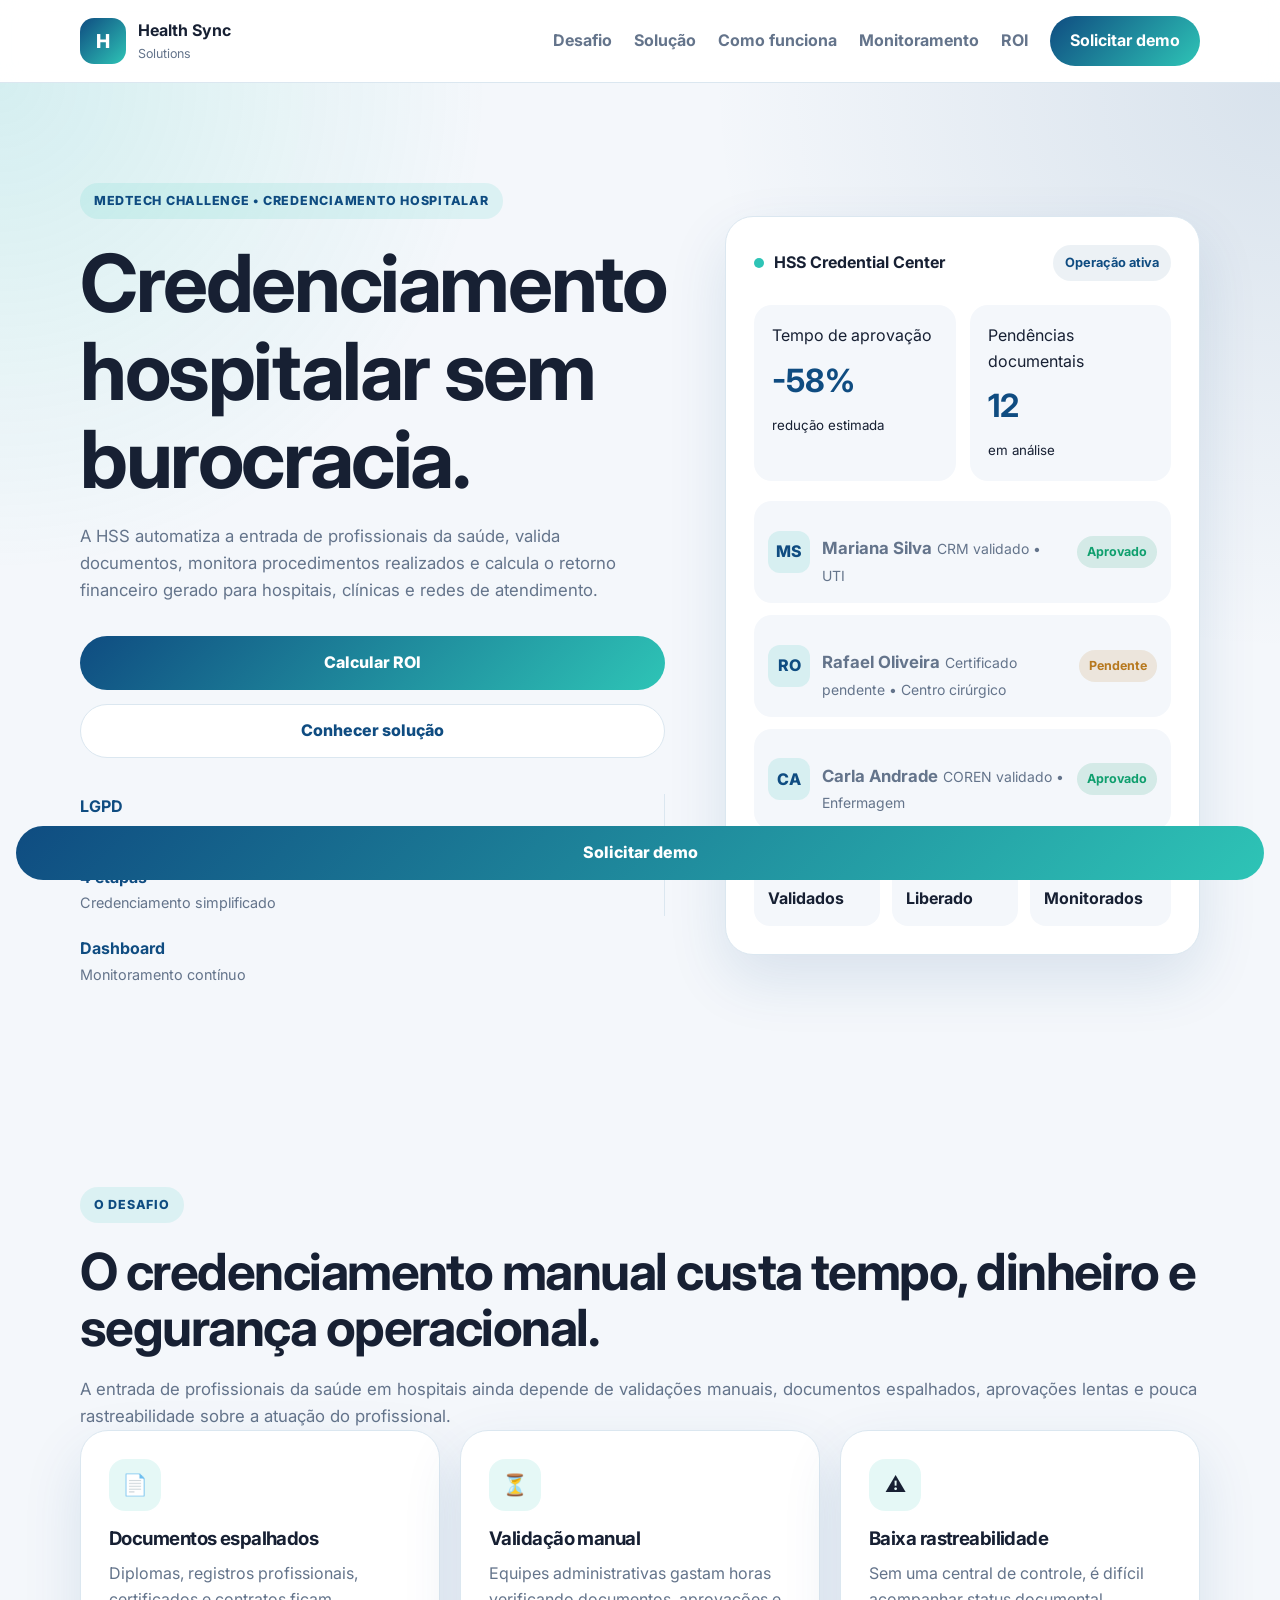
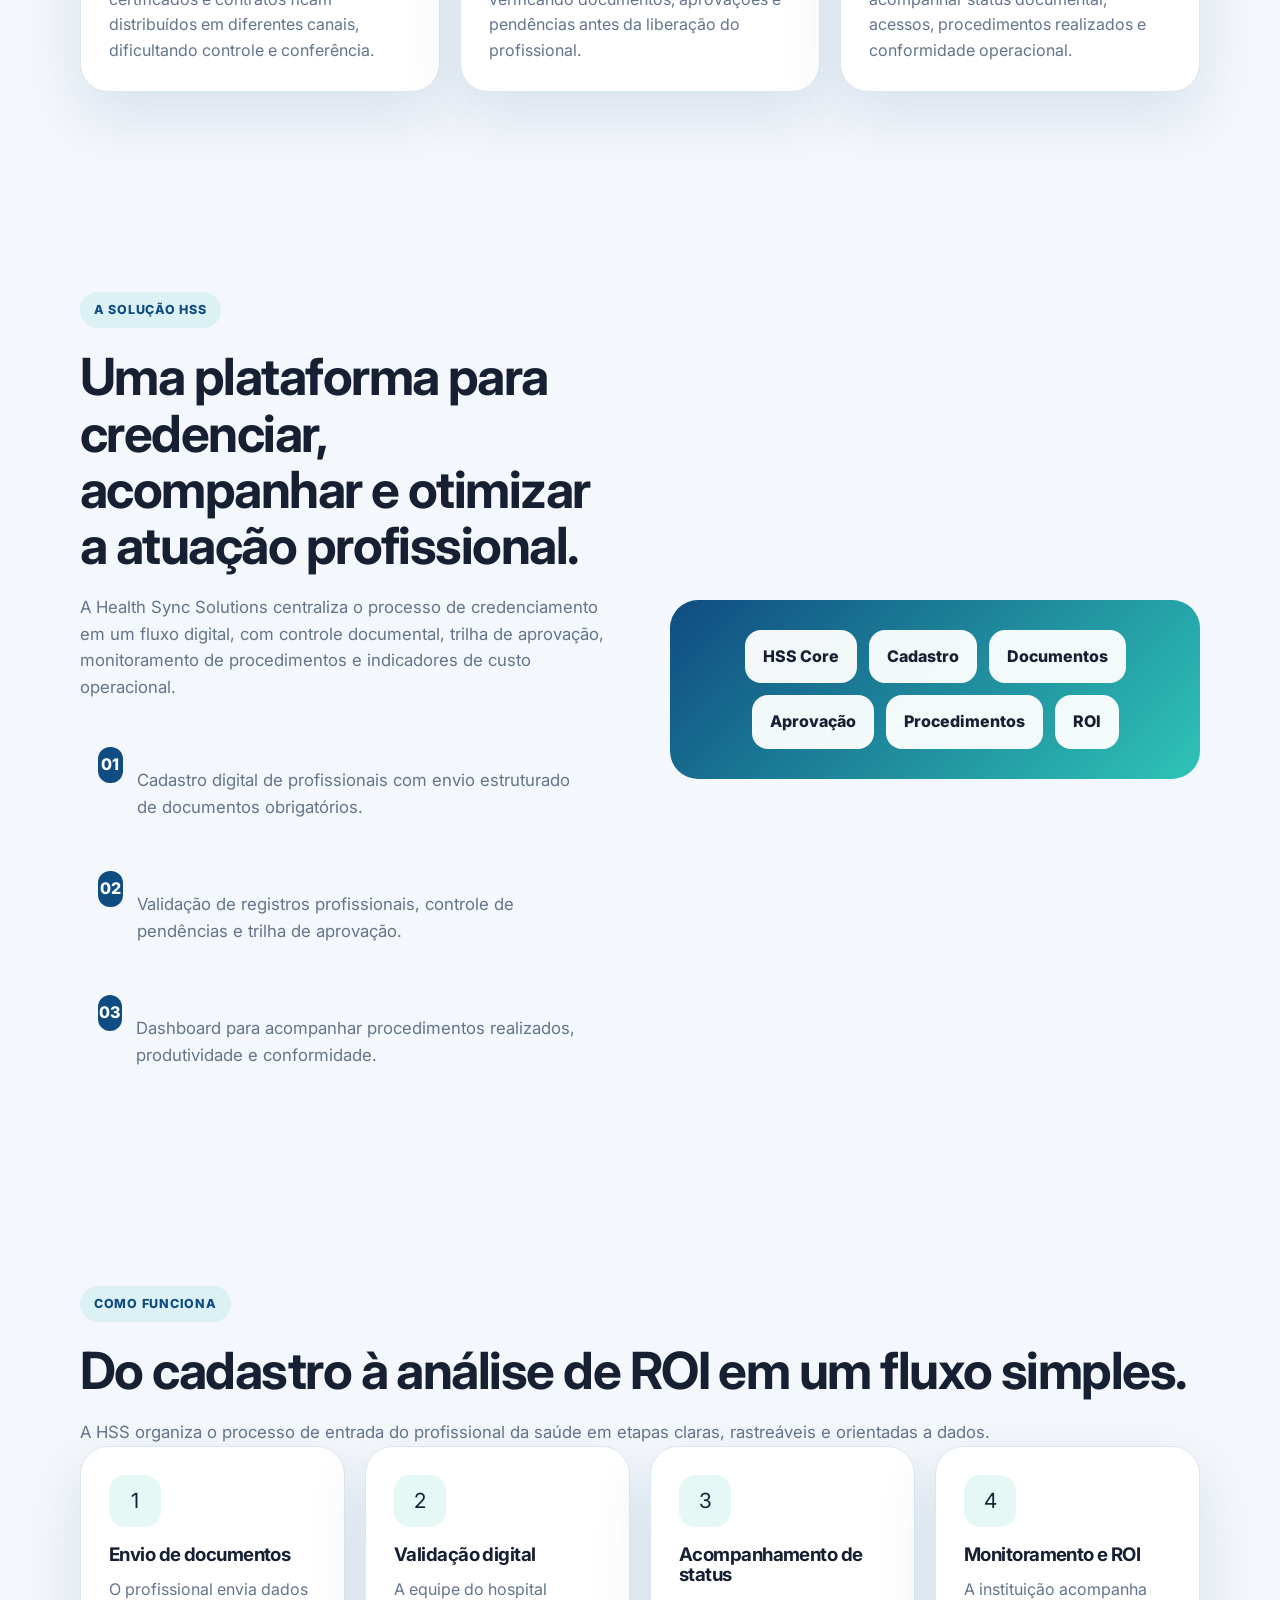
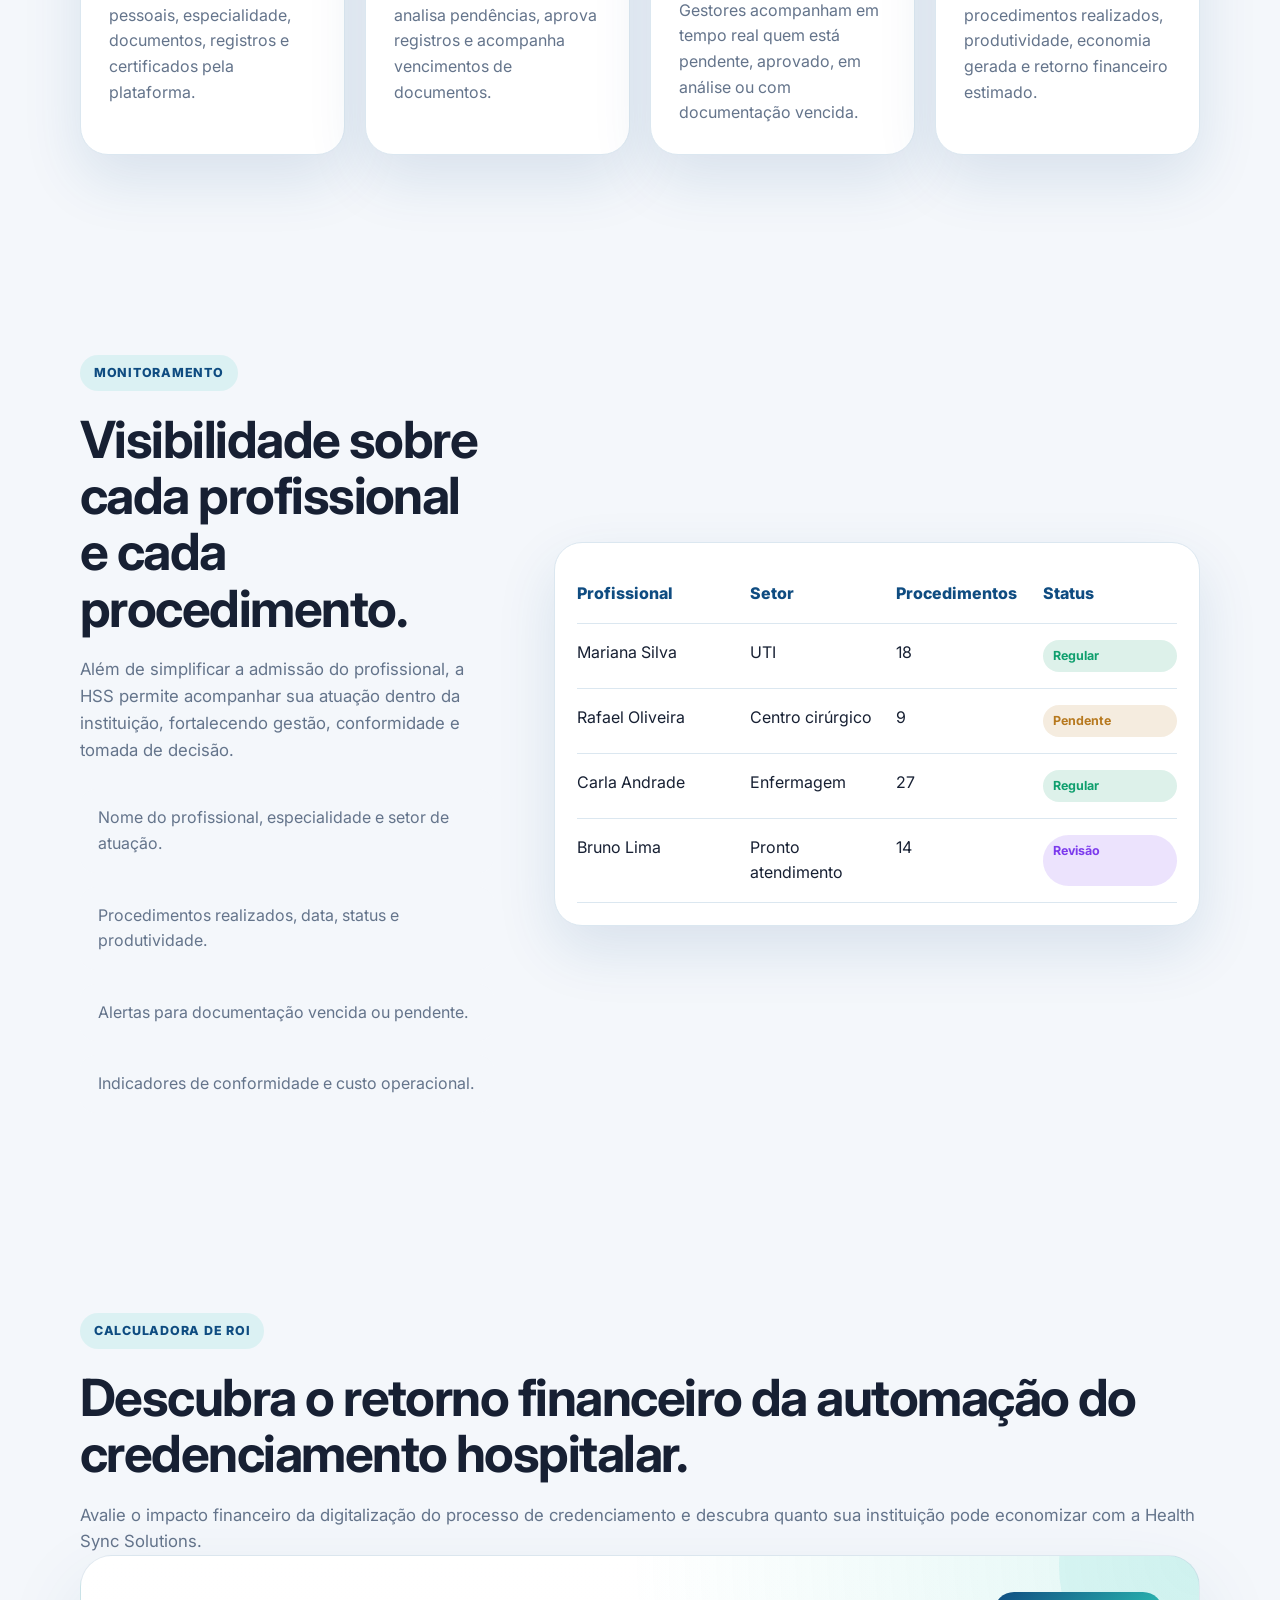
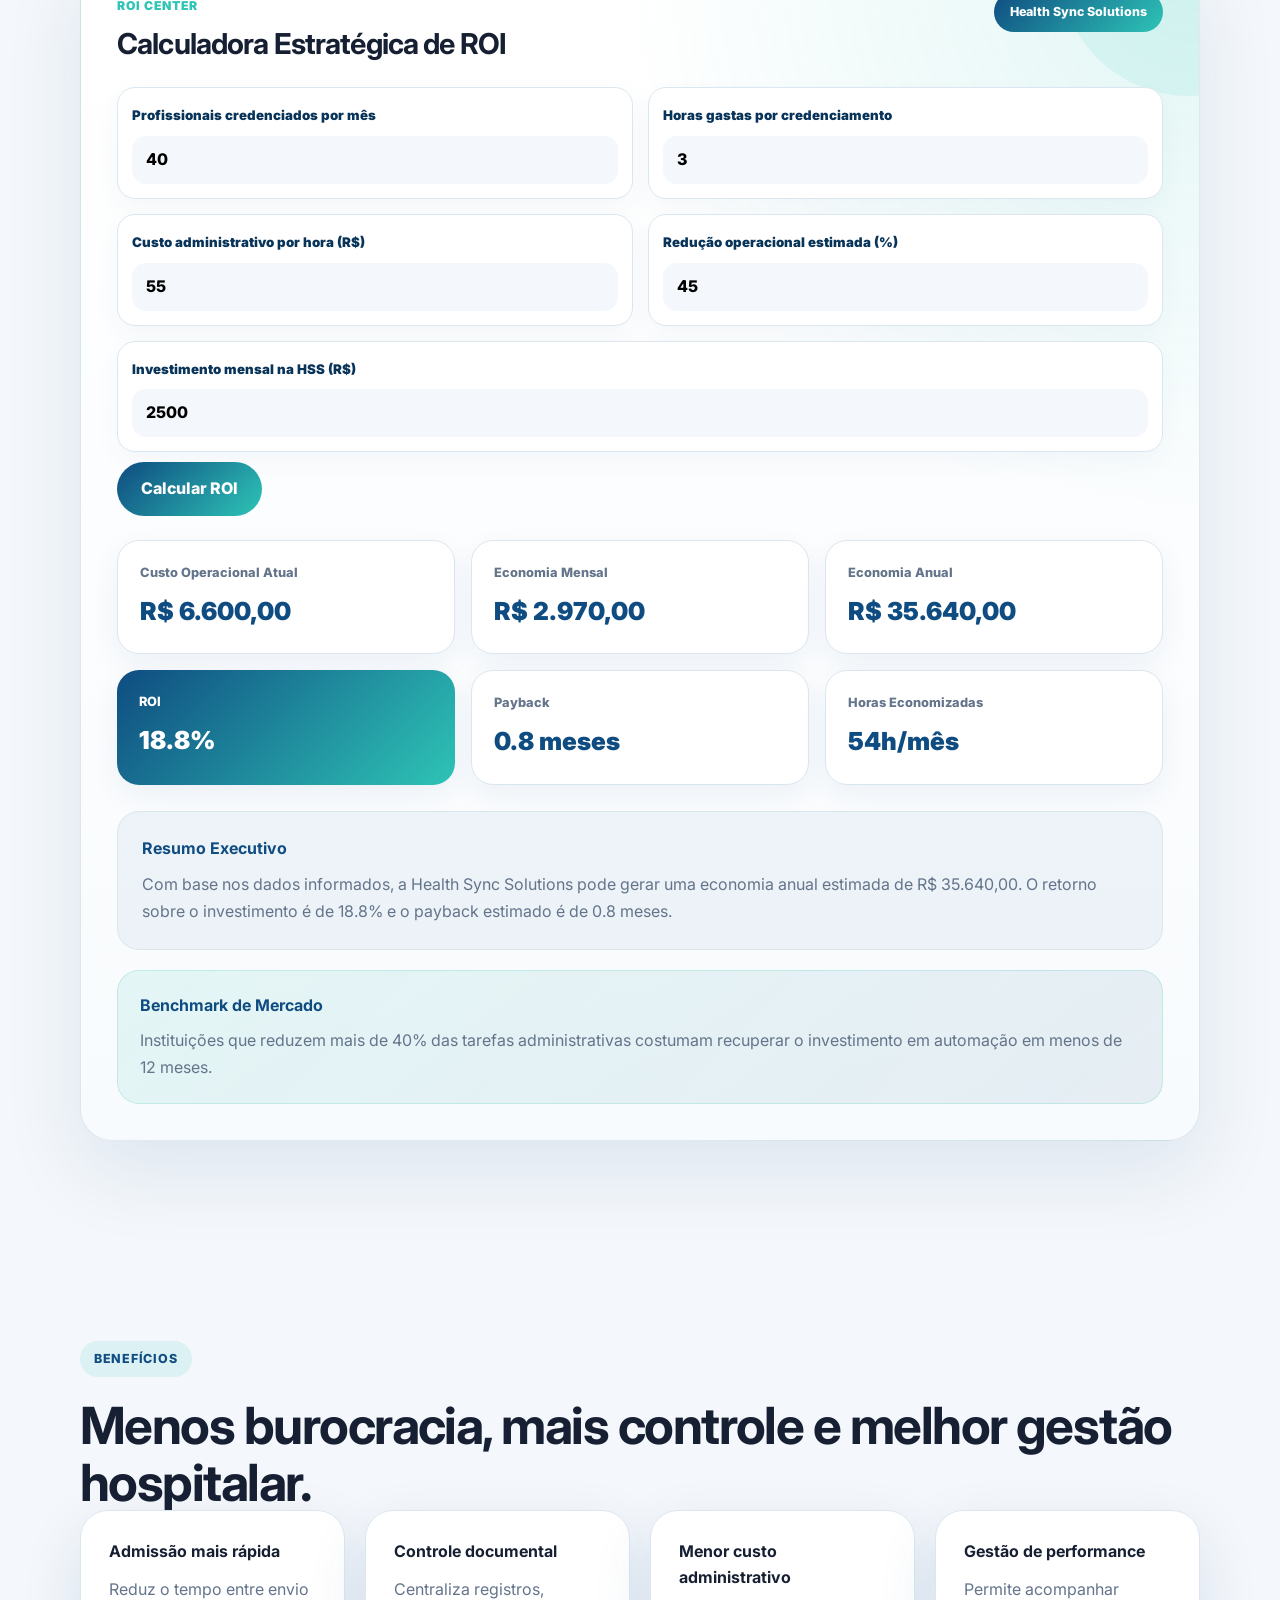
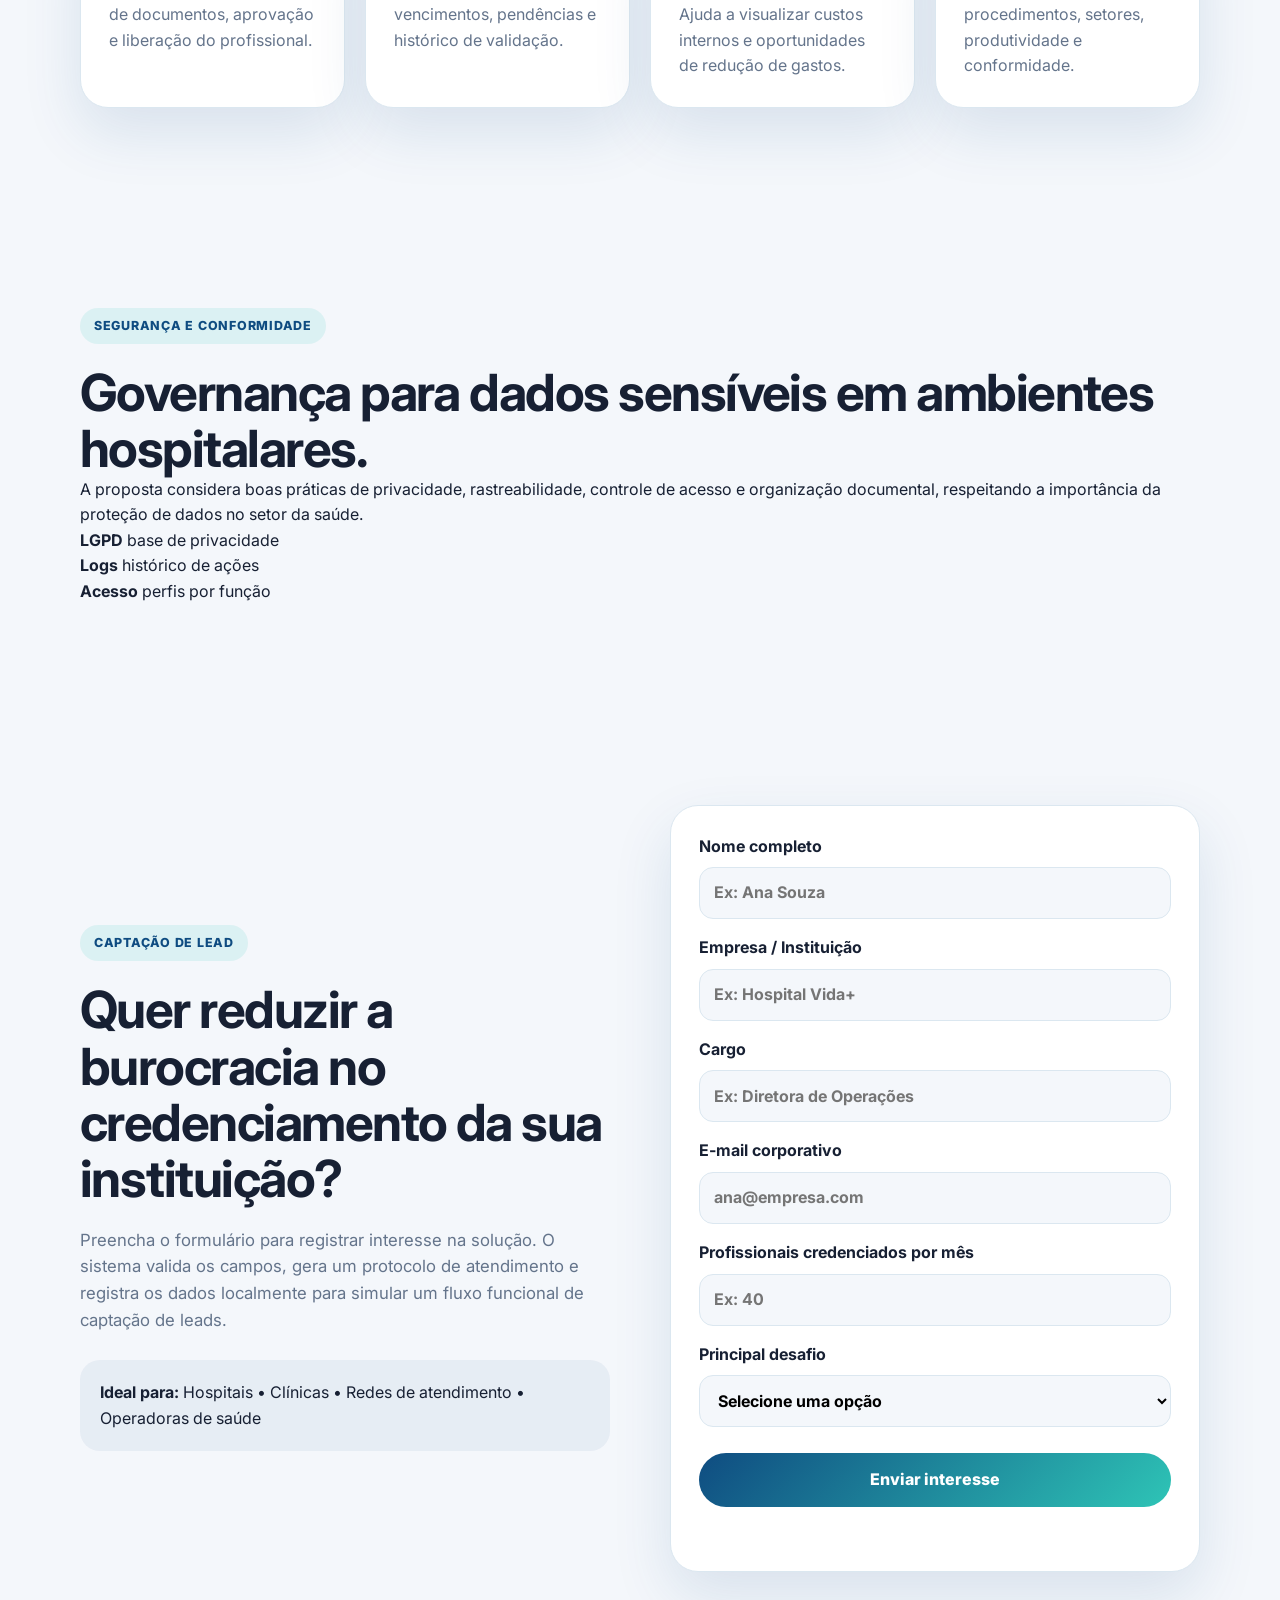
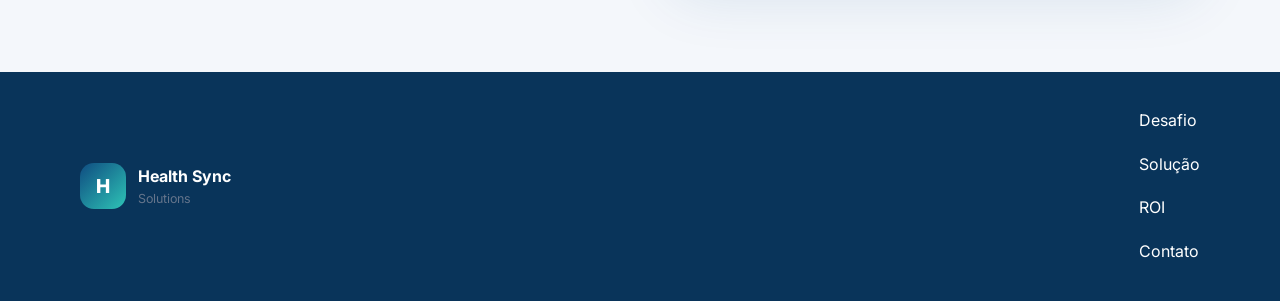
<file: hss-landing-page/index.html>
<!DOCTYPE html>
<html lang="pt-BR">
<head>
  <meta charset="UTF-8" />
  <meta name="viewport" content="width=device-width, initial-scale=1.0" />

  <title>Health Sync Solutions | Credenciamento Hospitalar Inteligente</title>

  <meta
    name="description"
    content="A HSS automatiza o credenciamento de profissionais da saúde, valida documentos, monitora procedimentos e reduz custos operacionais para hospitais e clínicas."
  />

  <link rel="preconnect" href="https://fonts.googleapis.com" />
  <link rel="preconnect" href="https://fonts.gstatic.com" crossorigin />

  <link
    href="https://fonts.googleapis.com/css2?family=Inter:wght@400;500;600;700;800&display=swap"
    rel="stylesheet"
  />

  <link rel="stylesheet" href="./styles.css" />
</head>

<body>
  <header class="header" id="topo">
    <nav class="navbar container" aria-label="Navegação principal">
      <a class="logo" href="#topo" aria-label="Health Sync Solutions - início">
        <span class="logo-mark" aria-hidden="true">H</span>
        <span>
          <strong>Health Sync</strong>
          <small>Solutions</small>
        </span>
      </a>

      <button
        class="menu-button"
        id="menuButton"
        aria-label="Abrir menu de navegação"
        aria-expanded="false"
        aria-controls="navLinks"
      >
        <span></span>
        <span></span>
        <span></span>
      </button>

      <div class="nav-links" id="navLinks">
        <a href="#desafio">Desafio</a>
        <a href="#solucao">Solução</a>
        <a href="#funcionamento">Como funciona</a>
        <a href="#monitoramento">Monitoramento</a>
        <a href="#economia">ROI</a>
        <a href="#contato" class="nav-cta">Solicitar demo</a>
      </div>
    </nav>
  </header>

  <main id="conteudo">
    <section class="hero section" aria-labelledby="hero-title">
      <div class="container hero-grid">
        <div class="hero-content reveal">
          <span class="eyebrow">MedTech Challenge • Credenciamento Hospitalar</span>

          <h1 id="hero-title">Credenciamento hospitalar sem burocracia.</h1>

          <p>
            A HSS automatiza a entrada de profissionais da saúde, valida documentos,
            monitora procedimentos realizados e calcula o retorno financeiro gerado
            para hospitais, clínicas e redes de atendimento.
          </p>

          <div class="hero-actions">
            <a href="#economia" class="btn btn-primary">Calcular ROI</a>
            <a href="#solucao" class="btn btn-secondary">Conhecer solução</a>
          </div>

          <div class="trust-row" aria-label="Principais pilares da solução">
            <div>
              <strong>LGPD</strong>
              <span>Gestão segura de dados</span>
            </div>

            <div>
              <strong>4 etapas</strong>
              <span>Credenciamento simplificado</span>
            </div>

            <div>
              <strong>Dashboard</strong>
              <span>Monitoramento contínuo</span>
            </div>
          </div>
        </div>

        <aside class="dashboard-card reveal" aria-label="Painel demonstrativo da plataforma HSS">
          <div class="dashboard-header">
            <div>
              <span class="status-dot" aria-hidden="true"></span>
              <strong>HSS Credential Center</strong>
            </div>

            <span class="badge">Operação ativa</span>
          </div>

          <div class="metric-grid">
            <article>
              <span>Tempo de aprovação</span>
              <strong>-58%</strong>
              <small>redução estimada</small>
            </article>

            <article>
              <span>Pendências documentais</span>
              <strong>12</strong>
              <small>em análise</small>
            </article>
          </div>

          <div class="credential-list" aria-label="Status de credenciamento">
            <div>
              <span class="avatar">MS</span>
              <p>
                <strong>Mariana Silva</strong>
                <small>CRM validado • UTI</small>
              </p>
              <b class="status approved">Aprovado</b>
            </div>

            <div>
              <span class="avatar">RO</span>
              <p>
                <strong>Rafael Oliveira</strong>
                <small>Certificado pendente • Centro cirúrgico</small>
              </p>
              <b class="status pending">Pendente</b>
            </div>

            <div>
              <span class="avatar">CA</span>
              <p>
                <strong>Carla Andrade</strong>
                <small>COREN validado • Enfermagem</small>
              </p>
              <b class="status approved">Aprovado</b>
            </div>
          </div>

          <div class="patient-flow">
            <div>
              <span>Documentos</span>
              <strong>Validados</strong>
            </div>

            <div>
              <span>Acesso</span>
              <strong>Liberado</strong>
            </div>

            <div>
              <span>Procedimentos</span>
              <strong>Monitorados</strong>
            </div>
          </div>
        </aside>
      </div>
    </section>

    <section class="section problem" id="desafio" aria-labelledby="desafio-title">
      <div class="container">
        <div class="section-title reveal">
          <span class="eyebrow">O desafio</span>

          <h2 id="desafio-title">
            O credenciamento manual custa tempo, dinheiro e segurança operacional.
          </h2>

          <p>
            A entrada de profissionais da saúde em hospitais ainda depende de validações
            manuais, documentos espalhados, aprovações lentas e pouca rastreabilidade
            sobre a atuação do profissional.
          </p>
        </div>

        <div class="cards-grid">
          <article class="card reveal">
            <span class="icon" aria-hidden="true">📄</span>
            <h3>Documentos espalhados</h3>
            <p>
              Diplomas, registros profissionais, certificados e contratos ficam distribuídos
              em diferentes canais, dificultando controle e conferência.
            </p>
          </article>

          <article class="card reveal">
            <span class="icon" aria-hidden="true">⏳</span>
            <h3>Validação manual</h3>
            <p>
              Equipes administrativas gastam horas verificando documentos, aprovações e
              pendências antes da liberação do profissional.
            </p>
          </article>

          <article class="card reveal">
            <span class="icon" aria-hidden="true">⚠️</span>
            <h3>Baixa rastreabilidade</h3>
            <p>
              Sem uma central de controle, é difícil acompanhar status documental,
              acessos, procedimentos realizados e conformidade operacional.
            </p>
          </article>
        </div>
      </div>
    </section>

    <section class="section solution" id="solucao" aria-labelledby="solucao-title">
      <div class="container split">
        <div class="reveal">
          <span class="eyebrow">A solução HSS</span>

          <h2 id="solucao-title">
            Uma plataforma para credenciar, acompanhar e otimizar a atuação profissional.
          </h2>

          <p>
            A Health Sync Solutions centraliza o processo de credenciamento em um fluxo
            digital, com controle documental, trilha de aprovação, monitoramento de
            procedimentos e indicadores de custo operacional.
          </p>

          <div class="feature-list">
            <div>
              <span>01</span>
              <p>Cadastro digital de profissionais com envio estruturado de documentos obrigatórios.</p>
            </div>

            <div>
              <span>02</span>
              <p>Validação de registros profissionais, controle de pendências e trilha de aprovação.</p>
            </div>

            <div>
              <span>03</span>
              <p>Dashboard para acompanhar procedimentos realizados, produtividade e conformidade.</p>
            </div>
          </div>
        </div>

        <div class="system-map reveal" aria-label="Mapa visual dos módulos da plataforma">
          <div class="node center">HSS Core</div>
          <div class="node">Cadastro</div>
          <div class="node">Documentos</div>
          <div class="node">Aprovação</div>
          <div class="node">Procedimentos</div>
          <div class="node">ROI</div>
        </div>
      </div>
    </section>

    <section class="section how" id="funcionamento" aria-labelledby="funcionamento-title">
      <div class="container">
        <div class="section-title reveal">
          <span class="eyebrow">Como funciona</span>

          <h2 id="funcionamento-title">
            Do cadastro à análise de ROI em um fluxo simples.
          </h2>

          <p>
            A HSS organiza o processo de entrada do profissional da saúde em etapas claras,
            rastreáveis e orientadas a dados.
          </p>
        </div>

        <div class="steps-grid">
          <article class="step reveal">
            <span>1</span>
            <h3>Envio de documentos</h3>
            <p>
              O profissional envia dados pessoais, especialidade, documentos, registros
              e certificados pela plataforma.
            </p>
          </article>

          <article class="step reveal">
            <span>2</span>
            <h3>Validação digital</h3>
            <p>
              A equipe do hospital analisa pendências, aprova registros e acompanha
              vencimentos de documentos.
            </p>
          </article>

          <article class="step reveal">
            <span>3</span>
            <h3>Acompanhamento de status</h3>
            <p>
              Gestores acompanham em tempo real quem está pendente, aprovado, em análise
              ou com documentação vencida.
            </p>
          </article>

          <article class="step reveal">
            <span>4</span>
            <h3>Monitoramento e ROI</h3>
            <p>
              A instituição acompanha procedimentos realizados, produtividade, economia
              gerada e retorno financeiro estimado.
            </p>
          </article>
        </div>
      </div>
    </section>

    <section class="section monitoring" id="monitoramento" aria-labelledby="monitoramento-title">
      <div class="container monitoring-grid">
        <div class="reveal">
          <span class="eyebrow">Monitoramento</span>

          <h2 id="monitoramento-title">
            Visibilidade sobre cada profissional e cada procedimento.
          </h2>

          <p>
            Além de simplificar a admissão do profissional, a HSS permite acompanhar sua
            atuação dentro da instituição, fortalecendo gestão, conformidade e tomada de decisão.
          </p>

          <ul class="check-list">
            <li>Nome do profissional, especialidade e setor de atuação.</li>
            <li>Procedimentos realizados, data, status e produtividade.</li>
            <li>Alertas para documentação vencida ou pendente.</li>
            <li>Indicadores de conformidade e custo operacional.</li>
          </ul>
        </div>

        <div class="procedure-table reveal" role="region" aria-label="Tabela demonstrativa de procedimentos monitorados">
          <div class="table-row table-head">
            <span>Profissional</span>
            <span>Setor</span>
            <span>Procedimentos</span>
            <span>Status</span>
          </div>

          <div class="table-row">
            <span>Mariana Silva</span>
            <span>UTI</span>
            <span>18</span>
            <b class="status approved">Regular</b>
          </div>

          <div class="table-row">
            <span>Rafael Oliveira</span>
            <span>Centro cirúrgico</span>
            <span>9</span>
            <b class="status pending">Pendente</b>
          </div>

          <div class="table-row">
            <span>Carla Andrade</span>
            <span>Enfermagem</span>
            <span>27</span>
            <b class="status approved">Regular</b>
          </div>

          <div class="table-row">
            <span>Bruno Lima</span>
            <span>Pronto atendimento</span>
            <span>14</span>
            <b class="status review">Revisão</b>
          </div>
        </div>
      </div>
    </section>

    <section class="section economy" id="economia" aria-labelledby="economia-title">
      <div class="container">
        <div class="section-title reveal">
          <span class="eyebrow">Calculadora de ROI</span>

          <h2 id="economia-title">
            Descubra o retorno financeiro da automação do credenciamento hospitalar.
          </h2>

          <p>
            Avalie o impacto financeiro da digitalização do processo de credenciamento
            e descubra quanto sua instituição pode economizar com a Health Sync Solutions.
          </p>
        </div>

        <form class="roi-calculator reveal" id="calculatorForm" aria-label="Calculadora de ROI">
          <div class="roi-header">
            <div>
              <span class="calculator-kicker">ROI CENTER</span>
              <h3>Calculadora Estratégica de ROI</h3>
            </div>

            <span class="roi-badge">Health Sync Solutions</span>
          </div>

          <div class="calculator-grid">
            <label for="professionals">
              <span>Profissionais credenciados por mês</span>
              <input type="number" id="professionals" min="1" value="40" required />
            </label>

            <label for="hours">
              <span>Horas gastas por credenciamento</span>
              <input type="number" id="hours" min="1" step="0.5" value="3" required />
            </label>

            <label for="hourCost">
              <span>Custo administrativo por hora (R$)</span>
              <input type="number" id="hourCost" min="1" value="55" required />
            </label>

            <label for="reduction">
              <span>Redução operacional estimada (%)</span>
              <input type="number" id="reduction" min="1" max="90" value="45" required />
            </label>

            <label class="full-width" for="investment">
              <span>Investimento mensal na HSS (R$)</span>
              <input type="number" id="investment" min="1" value="2500" required />
            </label>
          </div>

          <button type="submit" class="btn btn-primary form-button">
            Calcular ROI
          </button>

          <div class="roi-results" aria-live="polite">
            <div class="result-card">
              <span>Custo Operacional Atual</span>
              <strong id="currentCost">R$ 0,00</strong>
            </div>

            <div class="result-card">
              <span>Economia Mensal</span>
              <strong id="monthlySaving">R$ 0,00</strong>
            </div>

            <div class="result-card">
              <span>Economia Anual</span>
              <strong id="annualSaving">R$ 0,00</strong>
            </div>

            <div class="result-card roi-highlight">
              <span>ROI</span>
              <strong id="roiValue">0%</strong>
            </div>

            <div class="result-card">
              <span>Payback</span>
              <strong id="paybackValue">0 meses</strong>
            </div>

            <div class="result-card">
              <span>Horas Economizadas</span>
              <strong id="hoursSaved">0h</strong>
            </div>
          </div>

          <div class="roi-insight">
            <h4>Resumo Executivo</h4>
            <p id="roiSummary">
              Preencha os dados para visualizar o impacto financeiro da automação do credenciamento.
            </p>
          </div>

          <div class="benchmark-box">
            <strong>Benchmark de Mercado</strong>
            <p>
              Instituições que reduzem mais de 40% das tarefas administrativas costumam
              recuperar o investimento em automação em menos de 12 meses.
            </p>
          </div>
        </form>
      </div>
    </section>

    <section class="section benefits" id="beneficios" aria-labelledby="beneficios-title">
      <div class="container">
        <div class="section-title reveal">
          <span class="eyebrow">Benefícios</span>

          <h2 id="beneficios-title">
            Menos burocracia, mais controle e melhor gestão hospitalar.
          </h2>
        </div>

        <div class="benefit-grid">
          <article class="benefit reveal">
            <strong>Admissão mais rápida</strong>
            <p>Reduz o tempo entre envio de documentos, aprovação e liberação do profissional.</p>
          </article>

          <article class="benefit reveal">
            <strong>Controle documental</strong>
            <p>Centraliza registros, vencimentos, pendências e histórico de validação.</p>
          </article>

          <article class="benefit reveal">
            <strong>Menor custo administrativo</strong>
            <p>Ajuda a visualizar custos internos e oportunidades de redução de gastos.</p>
          </article>

          <article class="benefit reveal">
            <strong>Gestão de performance</strong>
            <p>Permite acompanhar procedimentos, setores, produtividade e conformidade.</p>
          </article>
        </div>
      </div>
    </section>

    <section class="section security" aria-labelledby="security-title">
      <div class="container impact-box reveal">
        <div>
          <span class="eyebrow">Segurança e conformidade</span>

          <h2 id="security-title">
            Governança para dados sensíveis em ambientes hospitalares.
          </h2>

          <p>
            A proposta considera boas práticas de privacidade, rastreabilidade, controle de acesso
            e organização documental, respeitando a importância da proteção de dados no setor da saúde.
          </p>
        </div>

        <div class="impact-numbers">
          <div>
            <strong>LGPD</strong>
            <span>base de privacidade</span>
          </div>

          <div>
            <strong>Logs</strong>
            <span>histórico de ações</span>
          </div>

          <div>
            <strong>Acesso</strong>
            <span>perfis por função</span>
          </div>
        </div>
      </div>
    </section>

    <section class="section contact" id="contato" aria-labelledby="contato-title">
      <div class="container contact-grid">
        <div class="reveal">
          <span class="eyebrow">Captação de lead</span>

          <h2 id="contato-title">
            Quer reduzir a burocracia no credenciamento da sua instituição?
          </h2>

          <p>
            Preencha o formulário para registrar interesse na solução. O sistema valida os campos,
            gera um protocolo de atendimento e registra os dados localmente para simular um fluxo
            funcional de captação de leads.
          </p>

          <div class="contact-note">
            <strong>Ideal para:</strong>
            <span>Hospitais • Clínicas • Redes de atendimento • Operadoras de saúde</span>
          </div>
        </div>

        <form class="lead-form reveal" id="leadForm" novalidate>
          <label for="name">
            Nome completo
            <input type="text" id="name" name="nome" placeholder="Ex: Ana Souza" required />
          </label>

          <label for="company">
            Empresa / Instituição
            <input type="text" id="company" name="empresa" placeholder="Ex: Hospital Vida+" required />
          </label>

          <label for="role">
            Cargo
            <input type="text" id="role" name="cargo" placeholder="Ex: Diretora de Operações" required />
          </label>

          <label for="email">
            E-mail corporativo
            <input type="email" id="email" name="email" placeholder="ana@empresa.com" required />
          </label>

          <label for="monthly">
            Profissionais credenciados por mês
            <input type="number" id="monthly" name="profissionais" min="1" placeholder="Ex: 40" required />
          </label>

          <label for="challenge">
            Principal desafio
            <select id="challenge" name="desafio" required>
              <option value="">Selecione uma opção</option>
              <option>Reduzir burocracia</option>
              <option>Validar documentos</option>
              <option>Monitorar procedimentos</option>
              <option>Calcular custos de credenciamento</option>
            </select>
          </label>

          <button type="submit" class="btn btn-primary form-button">
            Enviar interesse
          </button>

          <p class="form-feedback" id="formFeedback" role="status" aria-live="polite"></p>
        </form>
      </div>
    </section>
  </main>

  <footer class="footer">
    <div class="container footer-grid">
      <a class="logo" href="#topo" aria-label="Health Sync Solutions - início">
        <span class="logo-mark" aria-hidden="true">H</span>
        <span>
          <strong>Health Sync</strong>
          <small>Solutions</small>
        </span>
      </a>

      <div class="footer-links">
        <a href="#desafio">Desafio</a>
        <a href="#solucao">Solução</a>
        <a href="#economia">ROI</a>
        <a href="#contato">Contato</a>
      </div>
    </div>
  </footer>

  <a href="#contato" class="floating-cta" aria-label="Solicitar demonstração">
    Solicitar demo
  </a>

  <script src="./script.js?v=3"></script>
</body>
</html>
</file>
<file: hss-landing-page/styles.css>
:root {
  --primary: #0f4c81;
  --primary-dark: #09345a;
  --secondary: #2ec4b6;
  --accent: #7c3aed;
  --bg: #f4f7fb;
  --surface: #ffffff;
  --text: #172033;
  --muted: #64748b;
  --border: #dbe7f0;
  --success: #0f9f6e;
  --warning: #b7791f;
  --danger: #b42318;
  --shadow: 0 24px 60px rgba(15, 76, 129, 0.12);
  --radius: 28px;
}

* {
  margin: 0;
  padding: 0;
  box-sizing: border-box;
}

html {
  scroll-behavior: smooth;
  scroll-padding-top: 90px;
}

body {
  font-family: "Inter", sans-serif;
  background: var(--bg);
  color: var(--text);
  line-height: 1.6;
}

a {
  text-decoration: none;
  color: inherit;
}

button,
input,
select {
  font: inherit;
}

.container {
  width: min(1120px, calc(100% - 40px));
  margin: 0 auto;
}

.section {
  padding: 100px 0;
}

.skip-link {
  position: absolute;
  left: -9999px;
}

.skip-link:focus {
  left: 20px;
  top: 20px;
  background: var(--primary);
  color: #fff;
  padding: 12px 16px;
  border-radius: 10px;
  z-index: 999;
}

.header {
  position: sticky;
  top: 0;
  z-index: 100;
  background: rgba(255,255,255,0.92);
  backdrop-filter: blur(12px);
  border-bottom: 1px solid var(--border);
}

.navbar {
  min-height: 82px;
  display: flex;
  align-items: center;
  justify-content: space-between;
}

.logo {
  display: flex;
  align-items: center;
  gap: 12px;
}

.logo-mark {
  width: 46px;
  height: 46px;
  border-radius: 14px;
  background: linear-gradient(135deg, var(--primary), var(--secondary));
  display: grid;
  place-items: center;
  color: #fff;
  font-weight: 800;
  font-size: 1.2rem;
}

.logo small {
  display: block;
  color: var(--muted);
  font-size: 0.78rem;
}

.nav-links {
  display: flex;
  align-items: center;
  gap: 22px;
  font-weight: 700;
  color: var(--muted);
}

.nav-links a:hover {
  color: var(--primary);
}

.nav-cta {
  background: linear-gradient(135deg, var(--primary), var(--secondary));
  color: #fff !important;
  padding: 12px 20px;
  border-radius: 999px;
}

.menu-button {
  display: none;
  width: 44px;
  height: 44px;
  border: none;
  background: #fff;
  border-radius: 12px;
  cursor: pointer;
}

.menu-button span {
  display: block;
  width: 20px;
  height: 2px;
  background: var(--primary);
  margin: 5px auto;
}

.hero {
  min-height: calc(100vh - 82px);
  display: flex;
  align-items: center;
  background:
    radial-gradient(circle at top left, rgba(46,196,182,0.16), transparent 30%),
    radial-gradient(circle at top right, rgba(15,76,129,0.12), transparent 35%);
}

.hero-grid,
.split,
.monitoring-grid,
.contact-grid,
.economy-grid {
  display: grid;
  grid-template-columns: 1fr 1fr;
  gap: 60px;
  align-items: center;
}

.eyebrow {
  display: inline-block;
  background: rgba(46,196,182,0.12);
  color: var(--primary);
  padding: 8px 14px;
  border-radius: 999px;
  font-size: 0.78rem;
  font-weight: 800;
  margin-bottom: 20px;
  text-transform: uppercase;
  letter-spacing: 0.06em;
}

h1,
h2,
h3 {
  line-height: 1.1;
  letter-spacing: -0.03em;
}

h1 {
  font-size: clamp(3rem, 7vw, 5rem);
}

h2 {
  font-size: clamp(2rem, 4vw, 3.3rem);
}

.hero p,
.section-title p,
.split p,
.monitoring p,
.contact p,
.economy-content p {
  margin-top: 20px;
  color: var(--muted);
  font-size: 1.05rem;
}

.hero-actions {
  display: flex;
  flex-wrap: wrap;
  gap: 14px;
  margin-top: 32px;
}

.btn {
  min-height: 54px;
  padding: 0 24px;
  border-radius: 999px;
  border: none;
  font-weight: 800;
  cursor: pointer;
  display: inline-flex;
  align-items: center;
  justify-content: center;
}

.btn-primary {
  background: linear-gradient(135deg, var(--primary), var(--secondary));
  color: #fff;
}

.btn-secondary {
  background: #fff;
  border: 1px solid var(--border);
  color: var(--primary);
}

.trust-row {
  display: flex;
  gap: 20px;
  margin-top: 36px;
  flex-wrap: wrap;
}

.trust-row div {
  padding-right: 18px;
  border-right: 1px solid var(--border);
}

.trust-row div:last-child {
  border-right: none;
}

.trust-row strong {
  display: block;
  color: var(--primary);
}

.trust-row span {
  color: var(--muted);
  font-size: 0.9rem;
}

.dashboard-card,
.card,
.step,
.benefit,
.lead-form,
.calculator-card,
.procedure-table {
  background: #fff;
  border-radius: var(--radius);
  border: 1px solid var(--border);
  box-shadow: var(--shadow);
}

.dashboard-card {
  padding: 28px;
}

.dashboard-header {
  display: flex;
  justify-content: space-between;
  align-items: center;
}

.dashboard-header div {
  display: flex;
  align-items: center;
  gap: 10px;
}

.status-dot {
  width: 10px;
  height: 10px;
  background: var(--secondary);
  border-radius: 50%;
}

.badge {
  background: rgba(15,76,129,0.08);
  color: var(--primary);
  padding: 8px 12px;
  border-radius: 999px;
  font-size: 0.8rem;
  font-weight: 700;
}

.metric-grid {
  display: grid;
  grid-template-columns: 1fr 1fr;
  gap: 14px;
  margin-top: 24px;
}

.metric-grid article {
  padding: 18px;
  background: var(--bg);
  border-radius: 18px;
}

.metric-grid strong {
  display: block;
  font-size: 2rem;
  color: var(--primary);
  margin: 6px 0;
}

.credential-list {
  margin-top: 20px;
  display: grid;
  gap: 12px;
}

.credential-list > div {
  display: grid;
  grid-template-columns: auto 1fr auto;
  gap: 12px;
  align-items: center;
  padding: 14px;
  border-radius: 18px;
  background: var(--bg);
}

.avatar {
  width: 42px;
  height: 42px;
  border-radius: 12px;
  background: rgba(46,196,182,0.15);
  display: grid;
  place-items: center;
  font-weight: 800;
  color: var(--primary);
}

.credential-list small {
  color: var(--muted);
}

.status {
  padding: 6px 10px;
  border-radius: 999px;
  font-size: 0.78rem;
}

.approved {
  background: rgba(15,159,110,0.14);
  color: var(--success);
}

.pending {
  background: rgba(183,121,31,0.14);
  color: var(--warning);
}

.review {
  background: rgba(124,58,237,0.14);
  color: var(--accent);
}

.patient-flow {
  margin-top: 16px;
  display: grid;
  grid-template-columns: repeat(3, 1fr);
  gap: 12px;
}

.patient-flow div {
  padding: 14px;
  background: var(--bg);
  border-radius: 16px;
}

.cards-grid,
.steps-grid,
.benefit-grid {
  display: grid;
  gap: 20px;
}

.cards-grid {
  grid-template-columns: repeat(3, 1fr);
}

.steps-grid {
  grid-template-columns: repeat(4, 1fr);
}

.benefit-grid {
  grid-template-columns: repeat(4, 1fr);
}

.card,
.step,
.benefit {
  padding: 28px;
}

.icon,
.step span {
  width: 52px;
  height: 52px;
  border-radius: 16px;
  background: rgba(46,196,182,0.12);
  display: grid;
  place-items: center;
  margin-bottom: 18px;
  font-size: 1.3rem;
}

.card p,
.step p,
.benefit p {
  margin-top: 12px;
  color: var(--muted);
}

.feature-list {
  margin-top: 28px;
  display: grid;
  gap: 14px;
}

.feature-list div {
  display: flex;
  gap: 14px;
  padding: 18px;
  background: var(--bg);
  border-radius: 18px;
}

.feature-list span {
  width: 36px;
  height: 36px;
  border-radius: 12px;
  background: var(--primary);
  color: #fff;
  display: grid;
  place-items: center;
  font-weight: 800;
}

.system-map {
  min-height: 420px;
  background: linear-gradient(135deg, var(--primary), var(--secondary));
  border-radius: var(--radius);
  position: relative;
  overflow: hidden;
}

.node {
  position: absolute;
  background: rgba(255,255,255,0.95);
  padding: 14px 18px;
  border-radius: 18px;
  font-weight: 800;
}

.node.center {
  width: 140px;
  height: 140px;
  border-radius: 50%;
  display: grid;
  place-items: center;
  top: 50%;
  left: 50%;
  transform: translate(-50%, -50%);
}

.node:nth-child(2) {
  top: 40px;
  left: 40px;
}

.node:nth-child(3) {
  top: 50px;
  right: 40px;
}

.node:nth-child(4) {
  bottom: 50px;
  left: 40px;
}

.node:nth-child(5) {
  bottom: 50px;
  right: 40px;
}

.node:nth-child(6) {
  top: 50%;
  right: 20px;
}

.check-list {
  margin-top: 26px;
  display: grid;
  gap: 14px;
  list-style: none;
}

.check-list li {
  padding: 16px 18px;
  background: var(--bg);
  border-radius: 16px;
  color: var(--muted);
}

.procedure-table {
  padding: 22px;
}

.table-row {
  display: grid;
  grid-template-columns: 1.2fr 1fr 1fr 1fr;
  gap: 12px;
  padding: 16px 0;
  border-bottom: 1px solid var(--border);
}

.table-head {
  color: var(--primary);
  font-weight: 800;
}

.economy-content {
  max-width: 560px;
}

.economy-highlights {
  display: grid;
  gap: 14px;
  margin-top: 28px;
}

.economy-highlights div {
  padding: 18px;
  background: rgba(255,255,255,0.72);
  border: 1px solid var(--border);
  border-radius: 20px;
  box-shadow: 0 12px 34px rgba(15,76,129,0.06);
}

.economy-highlights strong {
  display: block;
  color: var(--primary);
}

.economy-highlights span {
  display: block;
  color: var(--muted);
  margin-top: 4px;
}

.premium-calculator {
  position: relative;
  overflow: hidden;
  border: 1px solid rgba(15,76,129,0.14);
  background:
    radial-gradient(circle at top right, rgba(46,196,182,0.16), transparent 32%),
    linear-gradient(180deg, #ffffff, #f8fbfd);
  padding: 32px;
}

.premium-calculator::before {
  content: "";
  position: absolute;
  top: -80px;
  right: -80px;
  width: 210px;
  height: 210px;
  background: rgba(46,196,182,0.12);
  border-radius: 50%;
}

.calculator-header,
.calculator-grid,
.results,
.calculator-note,
.premium-calculator .btn {
  position: relative;
}

.calculator-header {
  display: flex;
  justify-content: space-between;
  align-items: flex-start;
  margin-bottom: 18px;
}

.calculator-kicker {
  display: inline-block;
  color: var(--secondary);
  font-weight: 900;
  font-size: 0.76rem;
  text-transform: uppercase;
  letter-spacing: 0.08em;
  margin-bottom: 6px;
}

.calculator-header h3 {
  font-size: 1.7rem;
}

.calculator-badge {
  background: rgba(15,76,129,0.08);
  color: var(--primary);
  padding: 8px 12px;
  border-radius: 999px;
  font-size: 0.78rem;
  font-weight: 900;
}

.calculator-grid {
  display: grid;
  grid-template-columns: 1fr 1fr;
  gap: 15px;
}

.calculator-grid label {
  background: #fff;
  border: 1px solid var(--border);
  border-radius: 18px;
  padding: 14px;
  box-shadow: 0 10px 26px rgba(15,76,129,0.04);
}

.calculator-grid label span {
  color: var(--primary-dark);
  font-size: 0.83rem;
  font-weight: 900;
}

.calculator-grid input {
  margin-top: 8px;
  border: 0;
  background: var(--bg);
  border-radius: 14px;
  min-height: 48px;
  padding: 0 14px;
  font-weight: 800;
  width: 100%;
}

.calculator-grid input:focus,
.lead-form input:focus,
.lead-form select:focus {
  outline: none;
  box-shadow: 0 0 0 4px rgba(46,196,182,0.16);
}

.form-button {
  margin-top: 10px;
}

.results {
  display: grid;
  grid-template-columns: 1fr 1fr;
  gap: 14px;
  margin-top: 20px;
}

.result-card {
  background: #fff;
  border: 1px solid var(--border);
  border-radius: 20px;
  padding: 18px;
  box-shadow: 0 10px 28px rgba(15,76,129,0.05);
}

.result-card span {
  display: block;
  color: var(--muted);
  font-size: 0.82rem;
  font-weight: 800;
}

.result-card strong {
  display: block;
  margin-top: 6px;
  color: var(--primary);
  font-size: 1.35rem;
  font-weight: 900;
}

.highlight-result {
  background: linear-gradient(135deg, rgba(15,76,129,0.96), rgba(46,196,182,0.9));
  border: 0;
}

.highlight-result span,
.highlight-result strong {
  color: #fff;
}

.calculator-note {
  color: var(--muted);
  font-size: 0.82rem;
  text-align: center;
  margin-top: 14px;
}

.lead-form {
  padding: 28px;
  display: grid;
  gap: 16px;
}

.lead-form label {
  display: grid;
  gap: 8px;
  font-weight: 700;
}

.lead-form input,
.lead-form select {
  min-height: 52px;
  border-radius: 14px;
  border: 1px solid var(--border);
  padding: 0 14px;
  background: var(--bg);
}

.form-feedback {
  text-align: center;
  font-weight: 700;
  color: var(--primary);
}

.contact-note {
  margin-top: 26px;
  padding: 20px;
  border-radius: 20px;
  background: rgba(15,76,129,0.06);
}

.footer {
  background: var(--primary-dark);
  color: #fff;
  padding: 36px 0;
}

.footer-grid {
  display: flex;
  justify-content: space-between;
  gap: 20px;
  align-items: center;
}

.footer p {
  color: rgba(255,255,255,0.72);
}

.footer-links {
  display: flex;
  gap: 18px;
}

.floating-cta {
  position: fixed;
  right: 20px;
  bottom: 20px;
  background: linear-gradient(135deg, var(--primary), var(--secondary));
  color: #fff;
  padding: 14px 18px;
  border-radius: 999px;
  font-weight: 800;
  z-index: 20;
}

.reveal {
  opacity: 0;
  transform: translateY(24px);
  transition: 0.7s ease;
}

.reveal.visible {
  opacity: 1;
  transform: translateY(0);
}

.roi-calculator{
background:
radial-gradient(circle at top right,
rgba(46,196,182,.14),
transparent 35%),
linear-gradient(180deg,#ffffff,#f8fbfd);

border:1px solid rgba(15,76,129,.12);
border-radius:32px;
padding:36px;
box-shadow:
0 30px 80px rgba(15,76,129,.10);

position:relative;
overflow:hidden;
}

.roi-calculator::before{
content:"";
position:absolute;
width:260px;
height:260px;
border-radius:50%;
top:-120px;
right:-120px;
background:
rgba(46,196,182,.10);
}

.roi-header{
display:flex;
justify-content:space-between;
align-items:flex-start;
margin-bottom:28px;
position:relative;
z-index:2;
}

.roi-header h3{
font-size:1.8rem;
margin-top:6px;
}

.roi-badge{
background:
linear-gradient(
135deg,
var(--primary),
var(--secondary)
);

color:#fff;
padding:10px 16px;
border-radius:999px;
font-size:.78rem;
font-weight:800;
}

.full-width{
grid-column:1/-1;
}

.roi-results{
margin-top:24px;

display:grid;
grid-template-columns:
repeat(3,1fr);

gap:16px;
}

.roi-results .result-card{
background:#fff;
border:1px solid var(--border);
border-radius:22px;
padding:22px;

box-shadow:
0 10px 30px
rgba(15,76,129,.06);
}

.roi-results .result-card span{
display:block;
color:var(--muted);
font-size:.8rem;
font-weight:800;
}

.roi-results .result-card strong{
display:block;
margin-top:8px;
color:var(--primary);
font-size:1.55rem;
font-weight:900;
}

.roi-highlight{
background:
linear-gradient(
135deg,
var(--primary),
var(--secondary)
) !important;

border:none !important;
}

.roi-highlight span,
.roi-highlight strong{
color:#fff !important;
}

.roi-insight{
margin-top:26px;

background:
rgba(15,76,129,.05);

border:1px solid
rgba(15,76,129,.08);

border-radius:22px;

padding:24px;
}

.roi-insight h4{
color:var(--primary);
margin-bottom:10px;
}

.roi-insight p{
color:var(--muted);
line-height:1.7;
}

.benchmark-box{
margin-top:20px;

padding:22px;

border-radius:22px;

background:
linear-gradient(
135deg,
rgba(46,196,182,.10),
rgba(15,76,129,.08)
);

border:1px solid
rgba(46,196,182,.20);
}

.benchmark-box strong{
display:block;
color:var(--primary);
margin-bottom:8px;
}

.benchmark-box p{
color:var(--muted);
line-height:1.7;
}

@media (max-width: 1024px) {
  .steps-grid,
  .benefit-grid {
    grid-template-columns: 1fr 1fr;
  }
}

@media (max-width: 920px) {
  .menu-button {
    display: block;
  }

  .nav-links {
    display: none;
    position: absolute;
    top: 82px;
    left: 20px;
    right: 20px;
    background: #fff;
    border-radius: 20px;
    padding: 20px;
    flex-direction: column;
    border: 1px solid var(--border);
    box-shadow: var(--shadow);
  }

  .nav-links.open {
    display: flex;
  }

  .hero-grid,
  .split,
  .monitoring-grid,
  .contact-grid,
  .economy-grid {
    grid-template-columns: 1fr;
  }

  .cards-grid {
    grid-template-columns: 1fr 1fr;
  }

  .footer-grid {
    flex-direction: column;
    align-items: flex-start;
  }
}

@media (max-width: 620px) {
  .section {
    padding: 72px 0;
  }

  .roi-results {
    grid-template-columns: 1fr;
  }

  .full-width {
    grid-column: auto;
  }

  .cards-grid,
  .steps-grid,
  .benefit-grid,
  .metric-grid,
  .patient-flow,
  .results,
  .calculator-grid {
    grid-template-columns: 1fr;
  }


}

  .hero-actions,
  .trust-row,
  .footer-links {
    flex-direction: column;
  }

  .system-map {
    min-height: auto;
    display: flex;
    flex-wrap: wrap;
    padding: 30px;
    justify-content: center;
    gap: 12px;
  }

  .node,
  .node.center {
    position: static;
    transform: none;
    width: auto;
    height: auto;
    border-radius: 16px;
  }

  .table-row {
    min-width: 600px;
  }

  .floating-cta {
    left: 16px;
    right: 16px;
    text-align: center;
  }

  .calculator-header {
    flex-direction: column;
    gap: 12px;
  }
</file>
